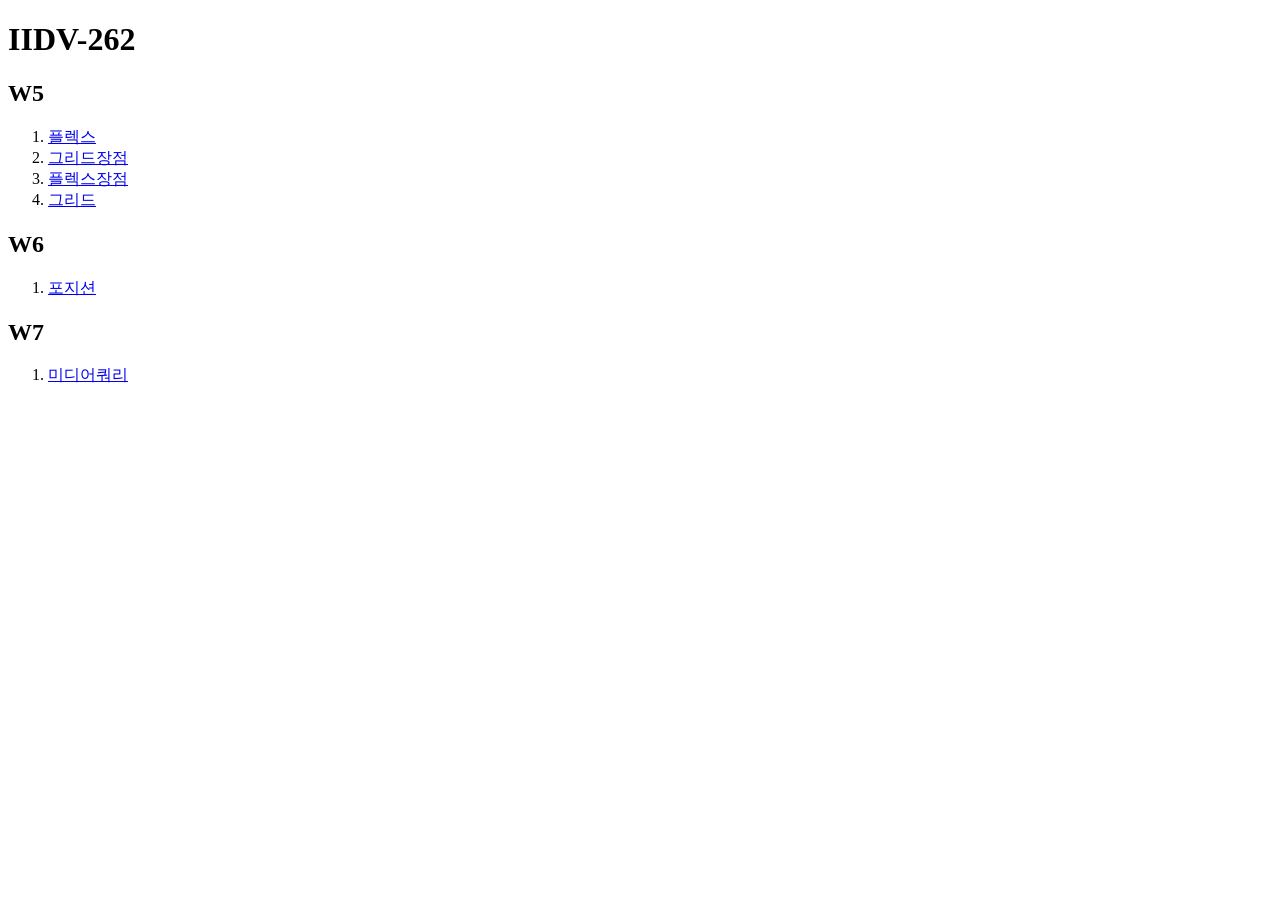
<file: index.html>
<!doctype html>
<html lang="ko">
  <head>
    <meta charset="UTF-8" />
    <meta name="viewport" content="width=device-width, initial-scale=1.0" />
    <title>5주차</title>
  </head>
  <body>
    <h1>IIDV-262</h1>
    <h2>W5</h2>
    <ol>
      <li>
        <a href="./src/w5/code1/index.html">플렉스</a>
      </li>
      <li>
        <a href="./src/w5/code2/index.html">그리드장점</a>
      </li>
      <li>
        <a href="./src/w5/code3/index.html">플렉스장점</a>
      </li>
      <li>
        <a href="./src/w5/code4/index.html">그리드</a>
      </li>
    </ol>
    <h2>W6</h2>
    <ol>
      <li>
        <a href="./src/w6/code1/index.html">포지션</a>
      </li>
    </ol>
    <h2>W7</h2>
    <ol>
      <li>
        <a href="./src/w7/code1/index.html">미디어쿼리</a>
      </li>
    </ol>
  </body>
</html>
</file>
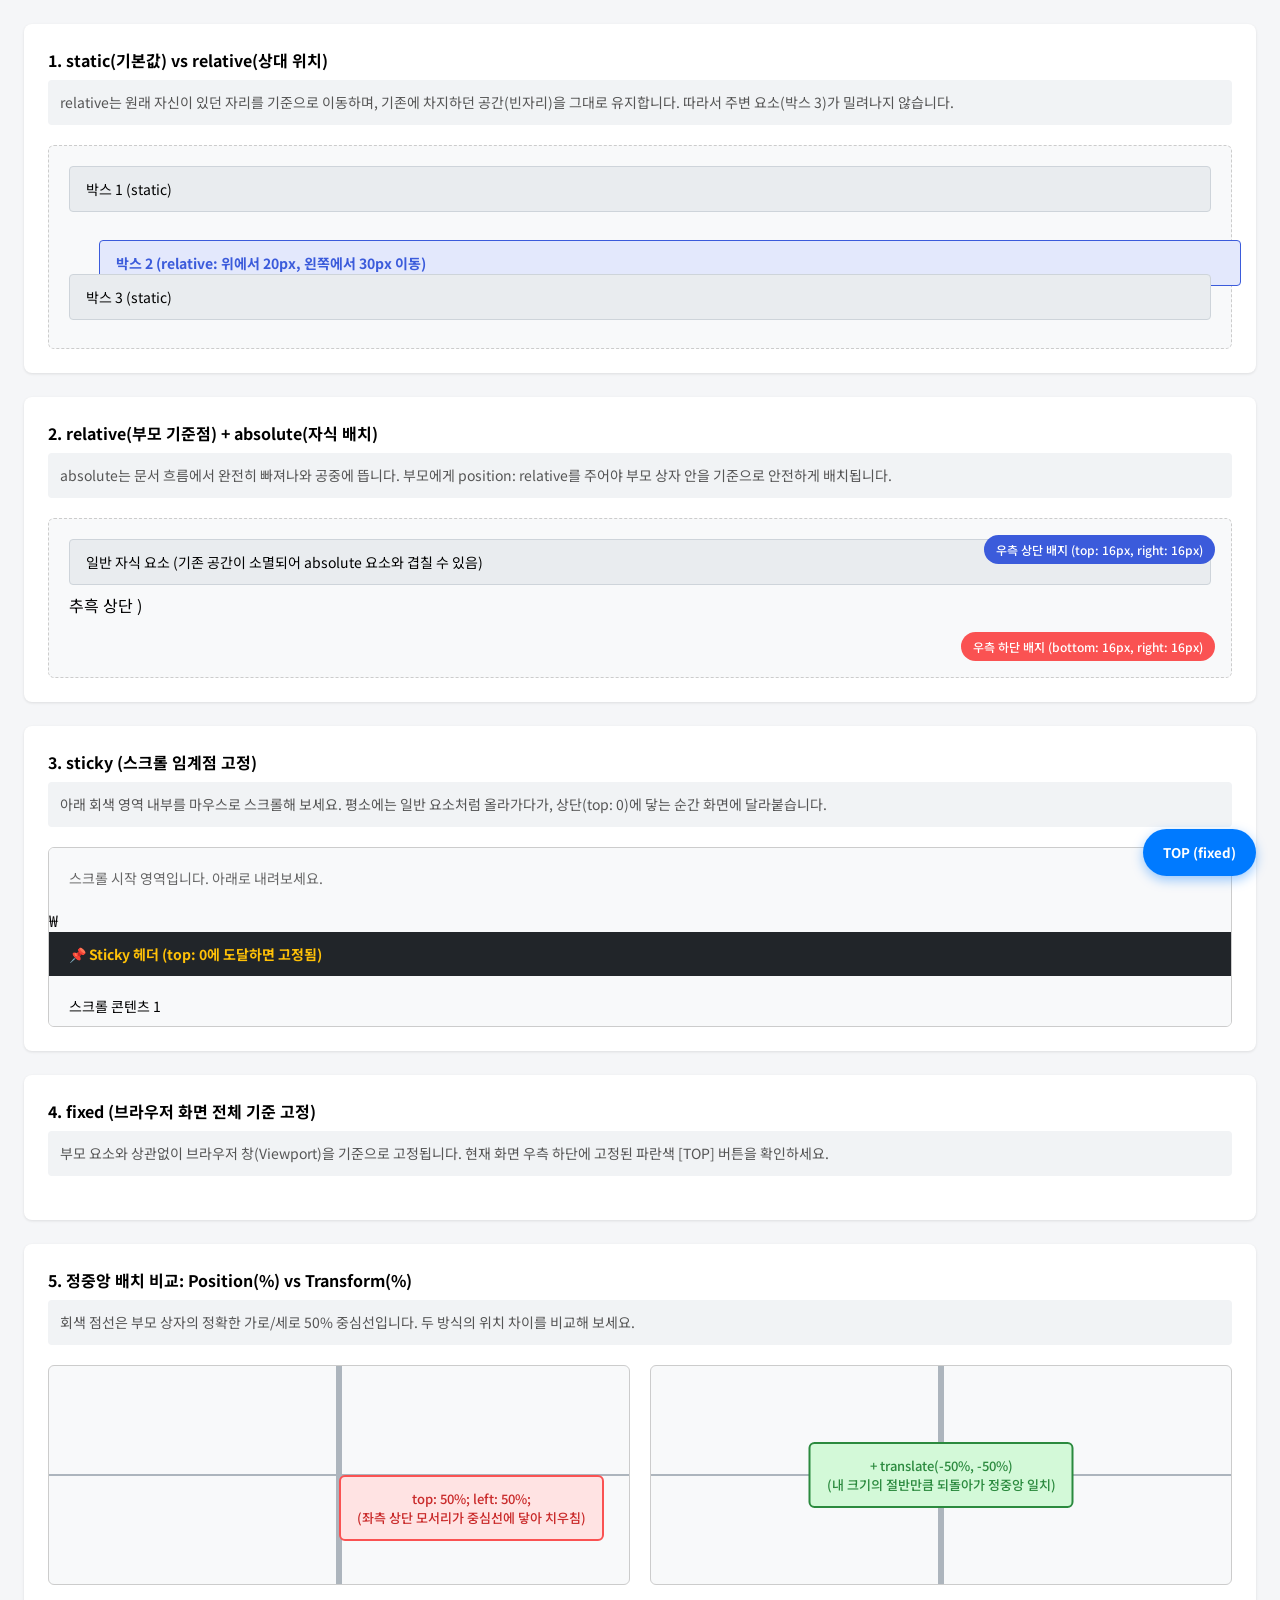
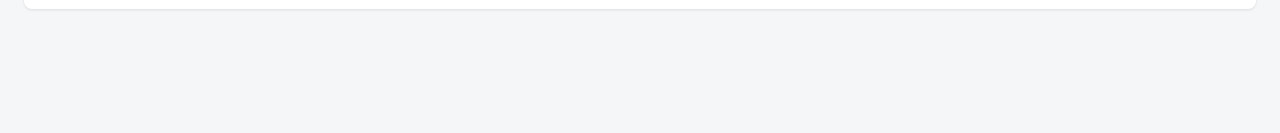
<file: src/w6/code1/index.html>
<!doctype html>
<html lang="en">
  <head>
    <meta charset="UTF-8" />
    <link rel="stylesheet" href="./style.css" />
    <meta name="viewport" content="width=device-width, initial-scale=1.0" />
    <title>Pen</title>
    <!-- Noto Sans KR 폰트 -->
    <link
      href="https://fonts.googleapis.com/css2?family=Noto+Sans+KR:wght@400;500;700&display=swap"
      rel="stylesheet"
    />
  </head>
  <body>
    <!-- 1. static vs relative -->
    <div class="box">
      <h3 class="title">1. static(기본값) vs relative(상대 위치)</h3>
      <p class="desc">
        relative는 원래 자신이 있던 자리를 기준으로 이동하며, 기존에 차지하던
        공간(빈자리)을 그대로 유지합니다. 따라서 주변 요소(박스 3)가 밀려나지
        않습니다.
      </p>

      <div class="demo-stage">
        <div class="item">박스 1 (static)</div>
        <div class="item pos-relative">
          박스 2 (relative: 위에서 20px, 왼쪽에서 30px 이동)
        </div>
        <div class="item" style="position: relative">박스 3 (static)</div>
      </div>
    </div>

    <!-- 2. relative(부모 기준점) + absolute(절대 위치) -->
    <div class="box">
      <h3 class="title">2. relative(부모 기준점) + absolute(자식 배치)</h3>
      <p class="desc">
        absolute는 문서 흐름에서 완전히 빠져나와 공중에 뜹니다. 부모에게
        position: relative를 주어야 부모 상자 안을 기준으로 안전하게 배치됩니다.
      </p>

      <div class="demo-stage parent-relative">
        <div class="item">
          일반 자식 요소 (기존 공간이 소멸되어 absolute 요소와 겹칠 수 있음)
        </div>
        <span class="badge pos-absolute-top">
          우측 상단 배지 (top: 16px, right: 16px)
        </span>
        <span class="badge pos-absolute-bottom">
          우측 하단 배지 (bottom: 16px, right: 16px) </span
        >추흑 상단 )
      </div>
    </div>

    <!-- 3. sticky (스크롤 반응형 고정) -->
    <div class="box">
      <h3 class="title">3. sticky (스크롤 임계점 고정)</h3>
      <p class="desc">
        아래 회색 영역 내부를 마우스로 스크롤해 보세요. 평소에는 일반 요소처럼
        올라가다가, 상단(top: 0)에 닿는 순간 화면에 달라붙습니다.
      </p>

      <div class="scroll-container">
        <div class="scroll-text">
          스크롤 시작 영역입니다. 아래로 내려보세요.
        </div>
        ₩
        <div class="sticky-bar">📌 Sticky 헤더 (top: 0에 도달하면 고정됨)</div>
        <div class="scroll-content">
          <p>스크롤 콘텐츠 1</p>
          <p>스크롤 콘텐츠 2</p>
          <p>스크롤 콘텐츠 3</p>
          <p>스크롤 콘텐츠 4</p>
          <p>스크롤 콘텐츠 5</p>
        </div>
      </div>
    </div>

    <!-- 4. fixed (뷰포트 고정) -->
    <div class="box">
      <h3 class="title">4. fixed (브라우저 화면 전체 기준 고정)</h3>
      <p class="desc">
        부모 요소와 상관없이 브라우저 창(Viewport)을 기준으로 고정됩니다. 현재
        화면 우측 하단에 고정된 파란색 [TOP] 버튼을 확인하세요.
      </p>

      <!-- 코드 위치는 이 섹션 안에 있지만, 화면 우측 하단에 고정되어 표시됨 -->
      <button class="fixed-btn">TOP (fixed)</button>
    </div>

    <!-- 5. 퍼센트(%) 기준점 차이: Position vs Transform -->
    <div class="box">
      <h3 class="title">5. 정중앙 배치 비교: Position(%) vs Transform(%)</h3>
      <p class="desc">
        회색 점선은 부모 상자의 정확한 가로/세로 50% 중심선입니다. 두 방식의
        위치 차이를 비교해 보세요.
      </p>

      <div class="compare-grid">
        <!-- 5-1. top/left만 쓴 경우 -->
        <div class="center-stage">
          <div class="target only-pos">
            top: 50%; left: 50%;
            <br />
            (좌측 상단 모서리가 중심선에 닿아 치우침)
          </div>
        </div>

        <!-- 5-2. transform까지 함께 쓴 경우 -->
        <div class="center-stage">
          <div class="target with-transform">
            + translate(-50%, -50%)
            <br />
            (내 크기의 절반만큼 되돌아가 정중앙 일치)
          </div>
        </div>
      </div>
    </div>
  </body>
</html>
</file>
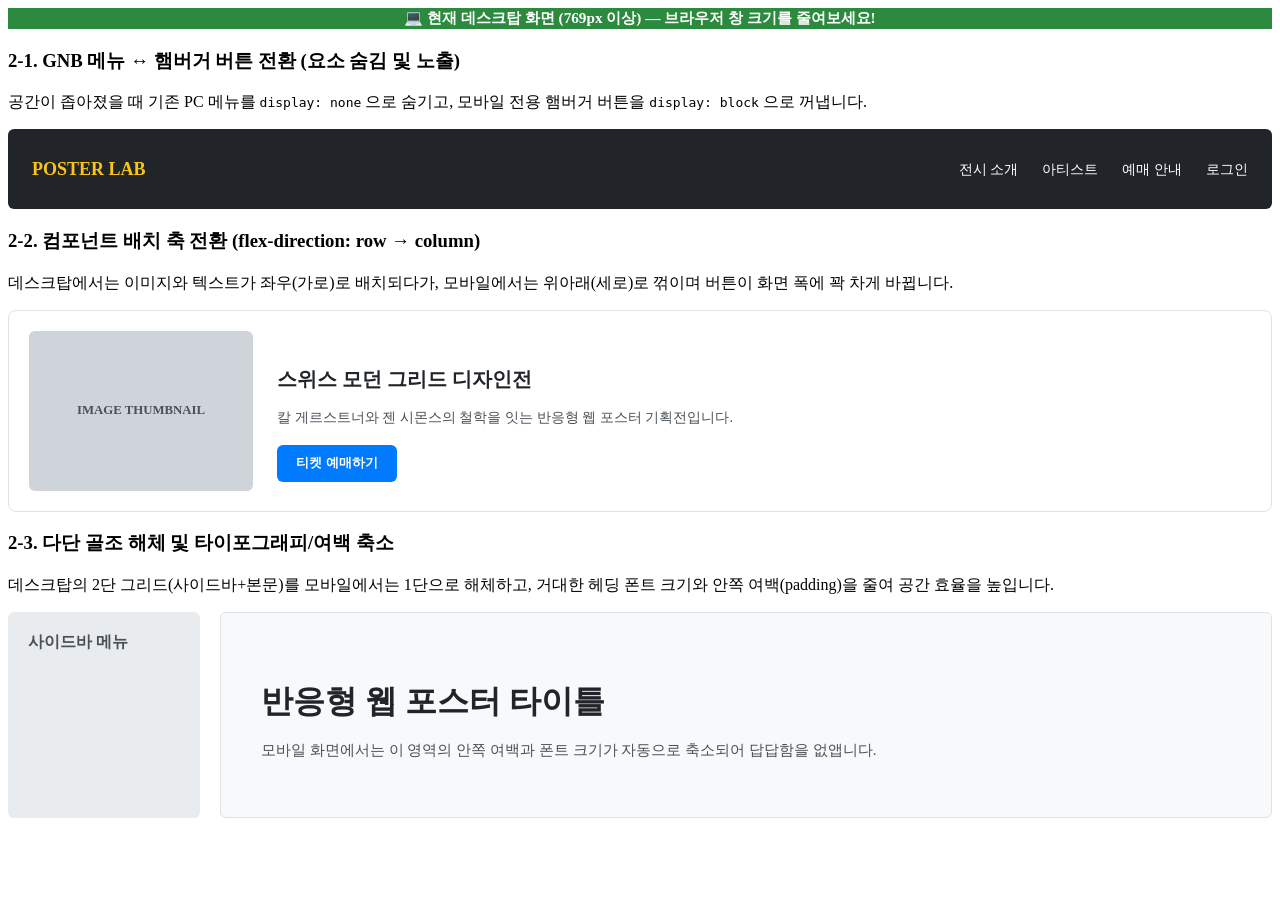
<file: src/w7/code1/index.html>
<!doctype html>
<html lang="en">
  <head>
    <meta charset="UTF-8" />
    <link rel="stylesheet" href="./style.css" />
    <meta name="viewport" content="width=device-width, initial-scale=1.0" />
    <title>Pen</title>
  </head>
  <body>
    <!-- 현재 화면 상태 감지용 배너 -->
    <div class="box status-banner-box">
      <div class="status-indicator">
        💻 현재 데스크탑 화면 (769px 이상) — 브라우저 창 크기를 줄여보세요!
      </div>
    </div>

    <!-- 2-1. GNB 네비게이션: 메뉴 노출 및 햄버거 버튼 전환 -->
    <div class="box">
      <h3 class="title">
        2-1. GNB 메뉴 ↔ 햄버거 버튼 전환 (요소 숨김 및 노출)
      </h3>
      <p class="desc">
        공간이 좁아졌을 때 기존 PC 메뉴를
        <code>display: none</code>
        으로 숨기고, 모바일 전용 햄버거 버튼을
        <code>display: block</code>
        으로 꺼냅니다.
      </p>

      <header class="mq-gnb">
        <div class="logo">POSTER LAB</div>
        <ul class="pc-menu">
          <li>전시 소개</li>
          <li>아티스트</li>
          <li>예매 안내</li>
          <li>로그인</li>
        </ul>
        <button class="mobile-menu-btn" aria-label="메뉴 열기">☰ 메뉴</button>
      </header>
    </div>

    <!-- 2-2. 프로모션 카드: Flexbox 축(방향) 전환 -->
    <div class="box">
      <h3 class="title">
        2-2. 컴포넌트 배치 축 전환 (flex-direction: row → column)
      </h3>
      <p class="desc">
        데스크탑에서는 이미지와 텍스트가 좌우(가로)로 배치되다가, 모바일에서는
        위아래(세로)로 꺾이며 버튼이 화면 폭에 꽉 차게 바뀝니다.
      </p>

      <article class="promo-card">
        <div class="promo-img-placeholder">IMAGE THUMBNAIL</div>
        <div class="promo-content">
          <h4 class="promo-heading">스위스 모던 그리드 디자인전</h4>
          <p class="promo-text">
            칼 게르스트너와 젠 시몬스의 철학을 잇는 반응형 웹 포스터
            기획전입니다.
          </p>
          <button class="btn-primary">티켓 예매하기</button>
        </div>
      </article>
    </div>

    <!-- 2-3. 전체 레이아웃 골조 해체 및 타이포그래피/여백 축소 -->
    <div class="box">
      <h3 class="title">2-3. 다단 골조 해체 및 타이포그래피/여백 축소</h3>
      <p class="desc">
        데스크탑의 2단 그리드(사이드바+본문)를 모바일에서는 1단으로 해체하고,
        거대한 헤딩 폰트 크기와 안쪽 여백(padding)을 줄여 공간 효율을 높입니다.
      </p>

      <div class="mq-layout">
        <aside class="mq-sidebar">사이드바 메뉴</aside>
        <main class="mq-main">
          <h2 class="mq-hero-title">반응형 웹 포스터 타이틀</h2>
          <p>
            모바일 화면에서는 이 영역의 안쪽 여백과 폰트 크기가 자동으로
            축소되어 답답함을 없앱니다.
          </p>
        </main>
      </div>
    </div>
  </body>
</html>
</file>
<file: src/w6/code1/style.css>
/* =========================================
   공통 세팅 및 재활용 스타일
   ========================================= */
* {
  box-sizing: border-box;
  margin: 0;
  padding: 0;
  font-family: "Noto Sans KR", sans-serif;
}

body {
  padding: 24px;
  padding-bottom: 100px; /* 하단 fixed 버튼 여백 확보 */
  background-color: #f5f6f8;
}

.box {
  background-color: #fff;
  padding: 24px;
  margin-bottom: 24px;
  border-radius: 8px;
  box-shadow: 0 1px 3px rgba(0, 0, 0, 0.1);
}

.title {
  font-size: 16px;
  margin-bottom: 8px;
}

.desc {
  font-size: 14px;
  color: #555;
  margin-bottom: 20px;
  background-color: #f1f3f5;
  padding: 12px;
  border-radius: 4px;
  line-height: 1.5;
}

/* 실습용 무대 및 기본 블록 */
.demo-stage {
  background-color: #f8f9fa;
  border: 1px dashed #ccc;
  padding: 20px;
  border-radius: 6px;
}

.item {
  background-color: #e9ecef;
  border: 1px solid #ced4da;
  padding: 12px 16px;
  margin-bottom: 8px;
  border-radius: 4px;
  font-size: 14px;
}

/* =========================================
   1. static vs relative
   ========================================= */
.pos-relative {
  position: relative;
  top: 20px; /* 원래 위치에서 아래로 20px 이동 */
  left: 30px; /* 원래 위치에서 오른쪽으로 30px 이동 */
  background-color: #e3e8fc;
  border-color: #3b5bdb;
  color: #3b5bdb;
  font-weight: 700;
  /* z-index: 1; */ /* z-index의 숫자가 큰 쪽이 앞에 배치됨
  /* 아래 박스와 겹칠 때 위로 올라오도록 설정 */
}

/* =========================================
   2. relative + absolute
   ========================================= */
.parent-relative {
  position: relative; /* 자식(absolute)이 도망가지 못하게 기준점 선언 */
  height: 160px;
}

.badge {
  position: absolute; /* 문서 흐름에서 이탈 */
  background-color: #3b5bdb;
  color: #fff;
  padding: 6px 12px;
  border-radius: 20px;
  font-size: 12px;
  font-weight: 500;
}

.pos-absolute-top {
  top: 16px;
  right: 16px;
}

.pos-absolute-bottom {
  bottom: 16px;
  right: 16px;
  background-color: #fa5252;
}

/* =========================================
   3. sticky (스크롤 고정)
   ========================================= */
.scroll-container {
  height: 180px;
  overflow-y: auto; /* 내부 스크롤 생성 */
  border: 1px solid #ccc;
  border-radius: 6px;
  background-color: #f8f9fa;
}

.scroll-text {
  padding: 20px;
  font-size: 14px;
  color: #666;
}

.sticky-bar {
  position: sticky;
  top: 0; /* 스크롤 시 컨테이너 최상단(0px)에 닿으면 달라붙음 */
  background-color: #212529;
  color: #ffc107;
  padding: 12px 20px;
  font-weight: 700;
  font-size: 14px;
}

.scroll-content p {
  padding: 20px;
  border-bottom: 1px solid #eee;
  font-size: 14px;
}

/* =========================================
   4. fixed (뷰포트 고정)
   ========================================= */
.fixed-btn {
  position: fixed;
  bottom: 24px; /* 브라우저 창 하단에서 24px */
  right: 24px; /* 브라우저 창 우측에서 24px */
  background-color: #007aff;
  color: #fff;
  border: none;
  padding: 14px 20px;
  border-radius: 30px;
  font-weight: 700;
  box-shadow: 0 4px 12px rgba(0, 122, 255, 0.4);
  cursor: pointer;
  z-index: 100;
}

/* =========================================
   5. 퍼센트(%) 기준점 차이 (정중앙 배치)
   ========================================= */
.compare-grid {
  display: grid;
  grid-template-columns: 1fr 1fr;
  gap: 20px;
}

.center-stage {
  position: relative; /* 자식(absolute)의 기준점 */
  height: 220px;
  background-color: #f8f9fa;
  border: 1px solid #ccc;
  border-radius: 6px;
  /* 정중앙을 눈으로 확인하기 위한 십자가 가이드선 배경 */
  background-image:
    linear-gradient(
      to right,
      transparent 49.5%,
      #adb5bd 49.5%,
      #adb5bd 50.5%,
      transparent 50.5%
    ),
    linear-gradient(
      to bottom,
      transparent 49.5%,
      #adb5bd 49.5%,
      #adb5bd 50.5%,
      transparent 50.5%
    );
}

.target {
  position: absolute;
  padding: 12px 16px;
  border-radius: 6px;
  font-size: 13px;
  font-weight: 500;
  text-align: center;
  white-space: nowrap;
}

/* 5-1. 부모 크기의 50%만 이동한 경우 (치우침) */
.only-pos {
  top: 50%;
  left: 50%;
  background-color: #ffe3e3;
  border: 2px solid #fa5252;
  color: #c92a2a;
}

/* 5-2. 자기 크기의 50%만큼 역방향 이동을 추가한 경우 (정중앙) */
.with-transform {
  top: 50%;
  left: 50%;
  transform: translate(
    -50%,
    -50%
  ); /* 핵심: 자기 자신 크기의 절반만큼 뒤로 당김 */
  background-color: #d3f9d8;
  border: 2px solid #2b8a3e;
  color: #2b8a3e;
}
</file>
<file: src/w7/code1/style.css>
/* =========================================
   2. 미디어 쿼리 (Media Query) 파트
   ========================================= */

/* 상태 바 기본 스타일 (데스크탑) */
.status-banner-box {
  background-color: #2b8a3e !important;
  color: #fff;
  text-align: center;
  font-weight: 700;
  transition: background-color 0.3s ease;

  .status-indicator {
    font-size: 0.95rem;
  }
}

/* 2-1. GNB 네비게이션 */
.mq-gnb {
  display: flex;
  justify-content: space-between;
  align-items: center;
  background-color: #212529;
  color: #fff;
  padding: 1rem 1.5rem;
  border-radius: 0.375rem;

  .logo {
    font-weight: 900;
    font-size: 1.125rem;
    color: #fcc419;
  }

  .pc-menu {
    display: flex; /* 데스크탑에서는 가로 나열 */
    gap: 1.5rem;
    list-style: none;
    font-size: 0.9rem;
  }

  .mobile-menu-btn {
    display: none; /* 데스크탑에서는 숨김 */
    background-color: #495057;
    color: #fff;
    border: none;
    padding: 0.4rem 0.8rem;
    border-radius: 0.25rem;
    font-size: 0.85rem;
    cursor: pointer;
  }
}

/* 2-2. 프로모션 카드 (가로 배치) */
.promo-card {
  display: flex;
  align-items: center;
  gap: 1.5rem;
  border: 1px solid #dee2e6;
  padding: 1.25rem;
  border-radius: 0.5rem;

  .promo-img-placeholder {
    width: 14rem;
    height: 10rem;
    background-color: #ced4da;
    border-radius: 0.375rem;
    flex-shrink: 0;
    display: flex;
    align-items: center;
    justify-content: center;
    font-size: 0.8rem;
    font-weight: 700;
    color: #495057;
  }

  .promo-content {
    .promo-heading {
      font-size: 1.25rem;
      margin-bottom: 0.5rem;
      color: #212529;
    }

    .promo-text {
      font-size: 0.9rem;
      color: #495057;
      margin-bottom: 1rem;
      line-height: 1.5;
    }

    .btn-primary {
      background-color: #007aff;
      color: #fff;
      border: none;
      padding: 0.6rem 1.2rem;
      border-radius: 0.375rem;
      font-weight: 700;
      cursor: pointer;
    }
  }
}

/* 2-3. 전체 골조 및 타이포그래피 (2단 그리드) */
.mq-layout {
  display: grid;
  grid-template-columns: 12rem 1fr;
  gap: 1.25rem;

  .mq-sidebar {
    background-color: #e9ecef;
    padding: 1.25rem;
    border-radius: 0.375rem;
    font-weight: 700;
    color: #495057;
  }

  .mq-main {
    background-color: #f8f9fa;
    border: 1px solid #dee2e6;
    padding: 2.5rem; /* 데스크탑의 넉넉한 여백 */
    border-radius: 0.375rem;

    .mq-hero-title {
      font-size: 2rem; /* 데스크탑의 큰 타이틀 */
      margin-bottom: 0.75rem;
      color: #212529;
    }

    p {
      font-size: 0.95rem;
      color: #495057;
      line-height: 1.5;
    }
  }
}

/* =======================================================
   📱 [미디어 쿼리 구간] 화면 너비가 768px 이하일 때 분기
   ======================================================= */
@media (max-width: 768px) {
  /* 상태 바 변경 */
  .status-banner-box {
    background-color: #e03131 !important;

    .status-indicator::after {
      content: " ➔ 📱 모바일 뷰 (768px 이하) 작동 중!";
    }
  }

  /* 2-1. GNB: PC 메뉴 숨기고 햄버거 노출 */
  .mq-gnb {
    .pc-menu {
      display: none;
    }
    .mobile-menu-btn {
      display: block;
    }
  }

  /* 2-2. 프로모션 카드: 가로(row)를 세로(column)로 꺾고 중앙 정렬 */
  .promo-card {
    flex-direction: column;
    text-align: center;

    .promo-img-placeholder {
      width: 100%;
      height: 11rem;
    }

    .promo-content {
      .btn-primary {
        width: 100%; /* 모바일에서는 누르기 쉽게 꽉 채움 */
      }
    }
  }

  /* 2-3. 레이아웃 골조 해체 및 타이포그래피/여백 축소 */
  .mq-layout {
    grid-template-columns: 1fr; /* 2단에서 1단으로 해체 */
  }

  .mq-main {
    padding: 1.25rem !important; /* 여백 축소 */

    .mq-hero-title {
      font-size: 1.25rem !important; /* 타이틀 폰트 크기 축소 */
    }
  }
}
</file>
